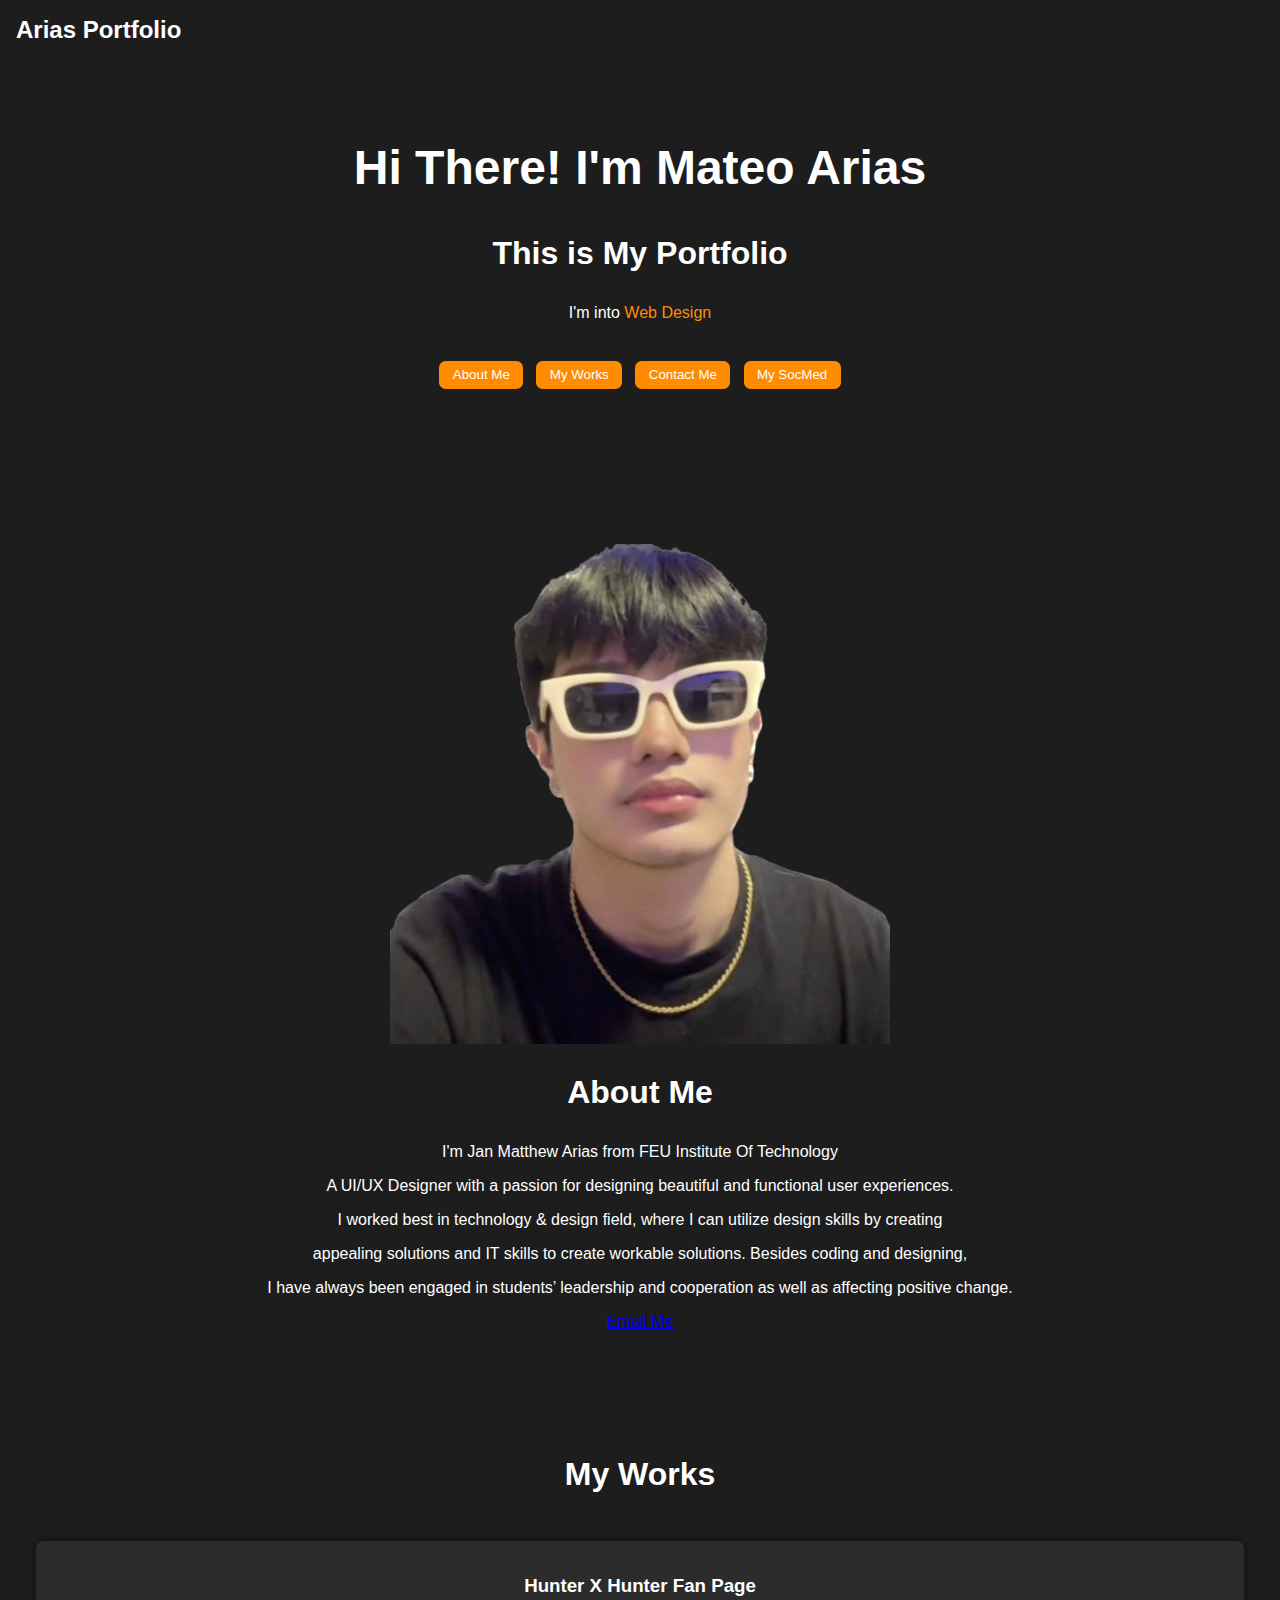
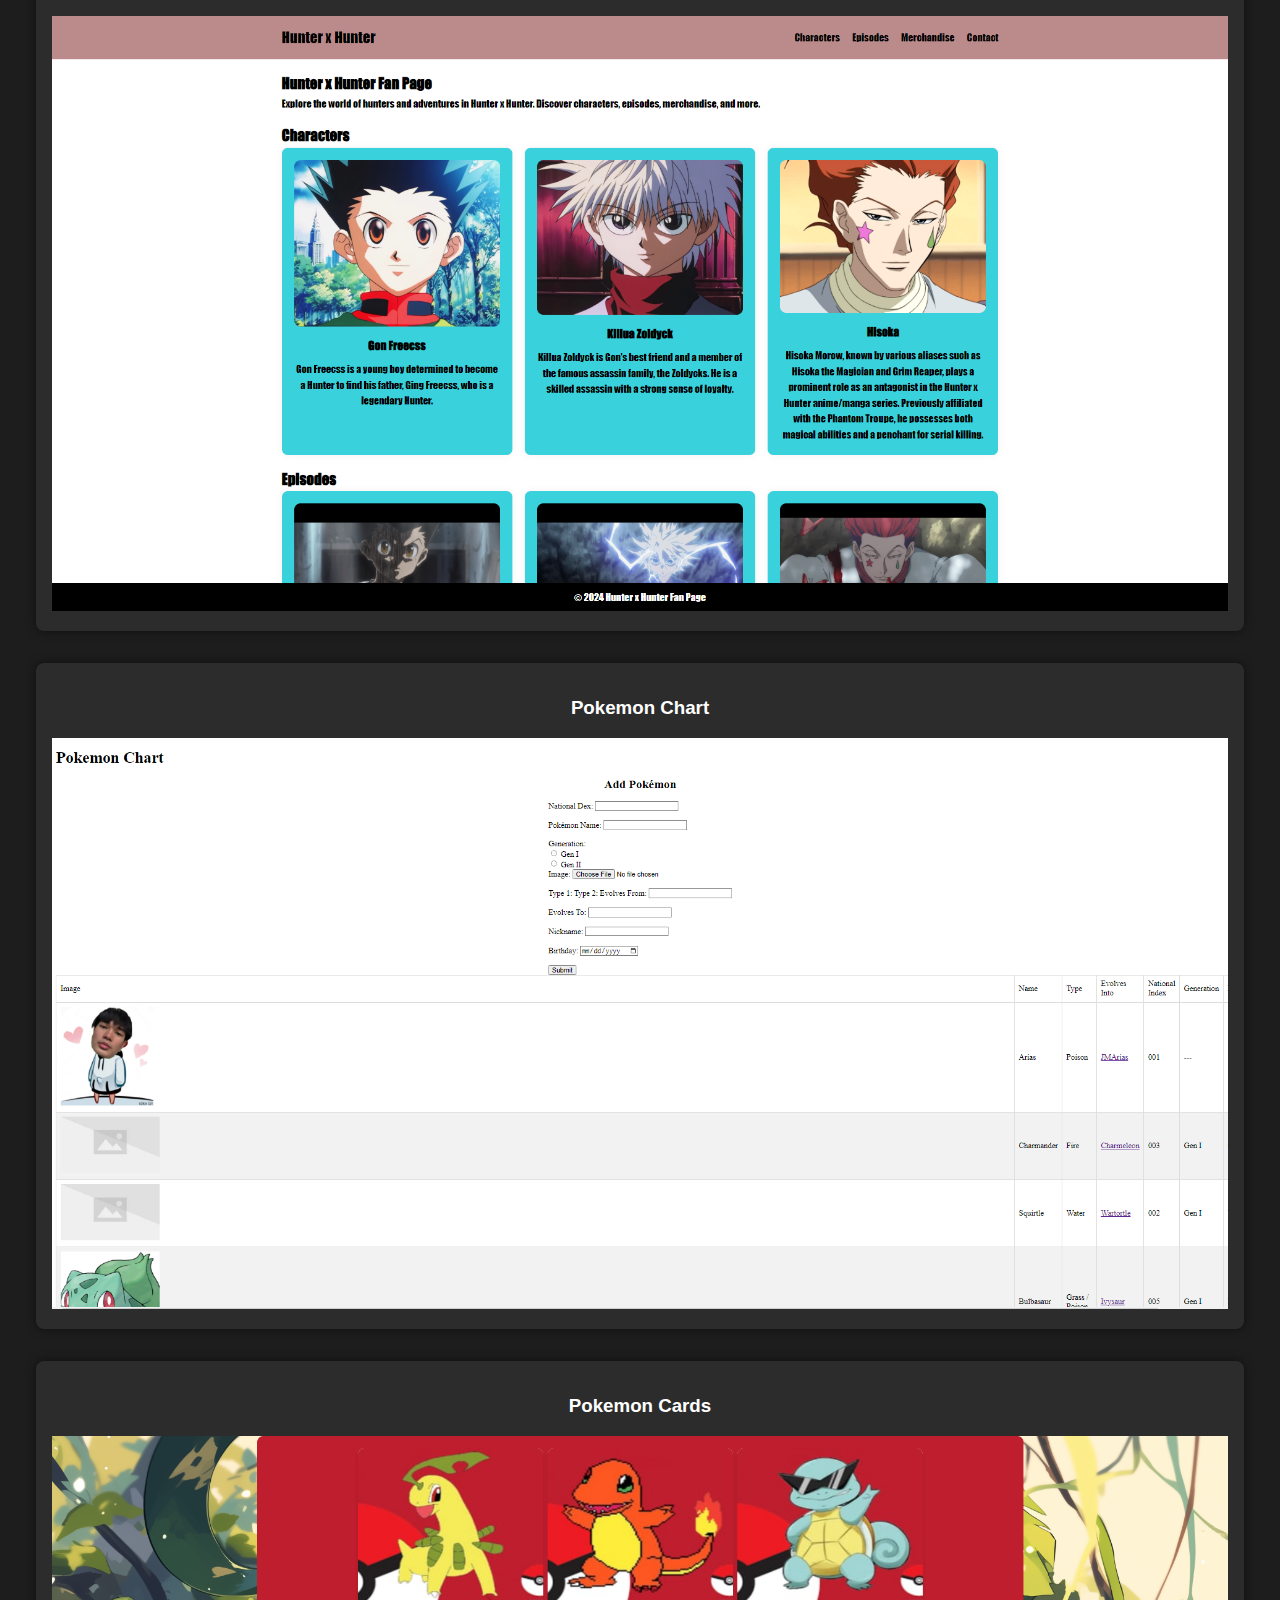
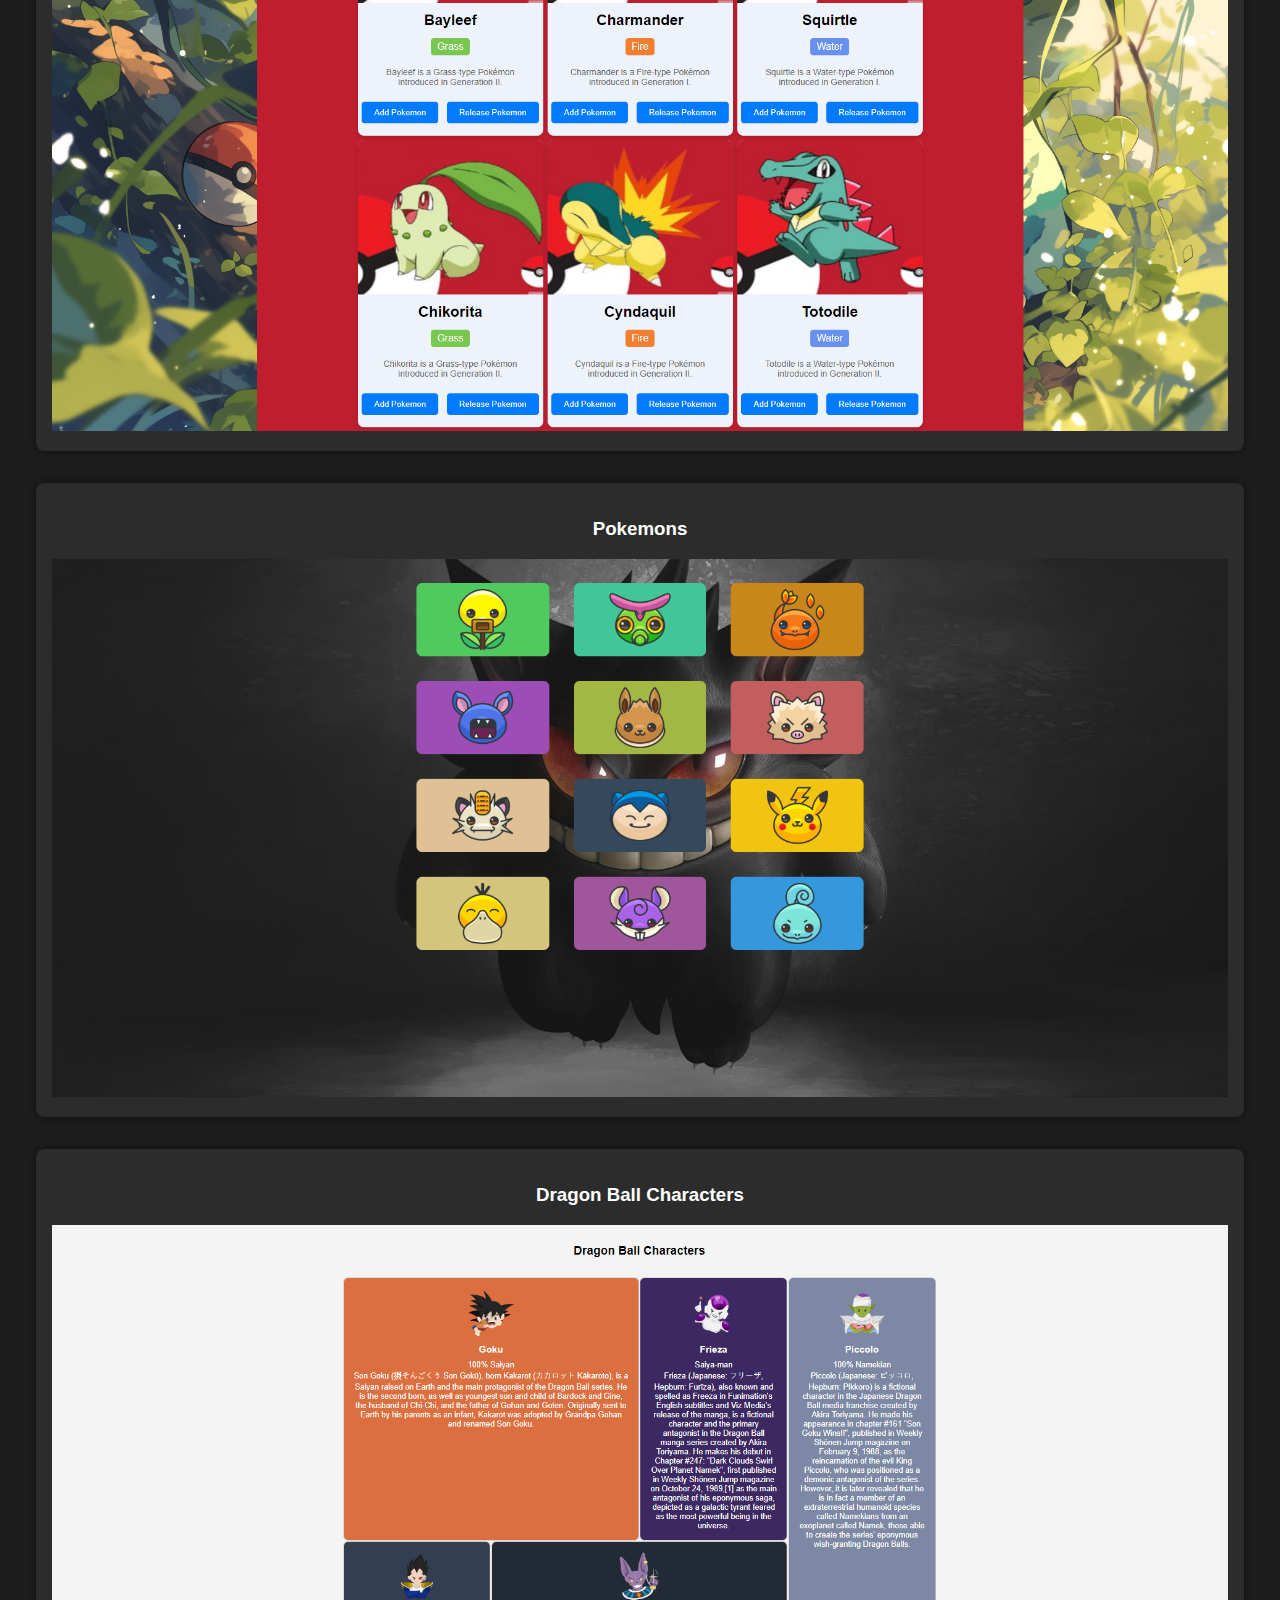
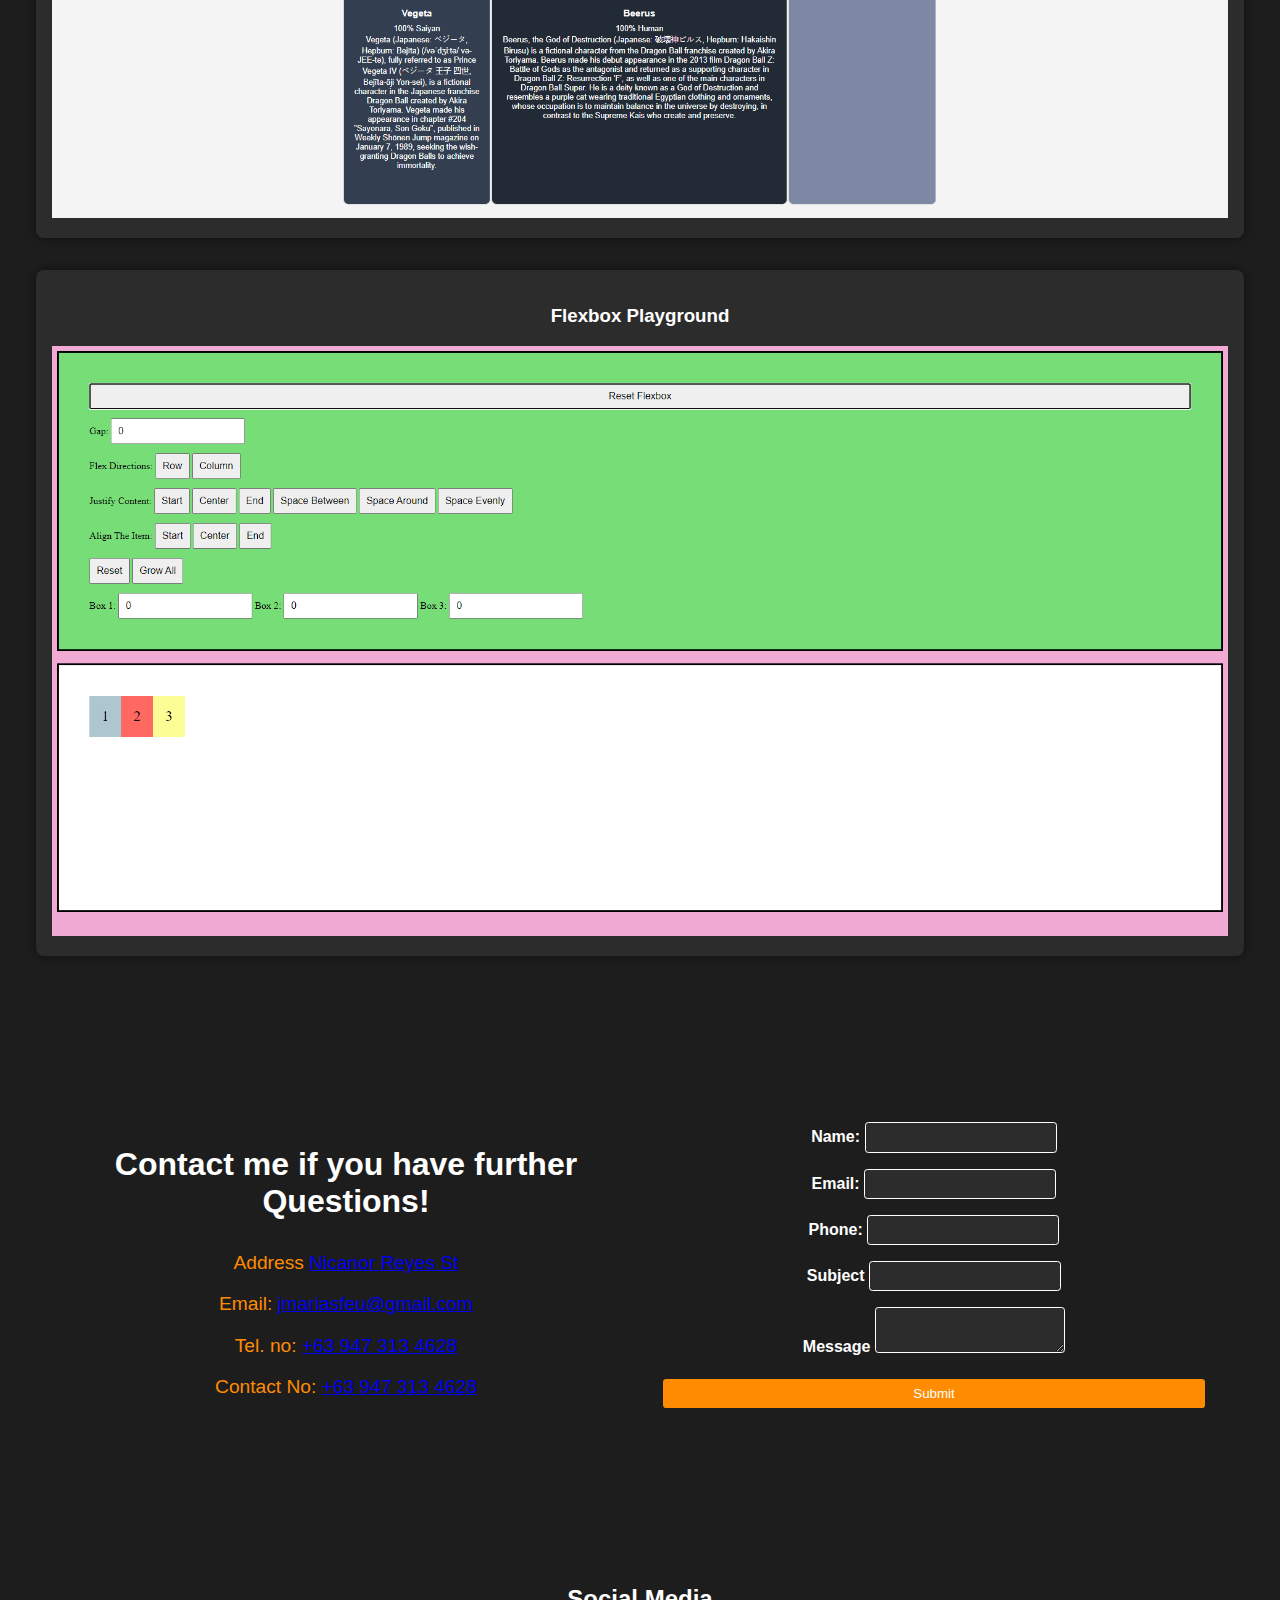
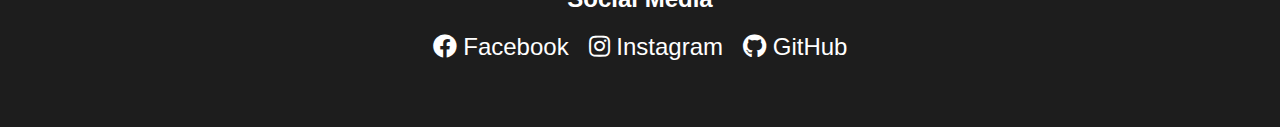
<file: Arias Final Project.html>
<!DOCTYPE html>
<html lang="en">

<head>
    <meta charset="UTF-8">
    <meta name="viewport" content="width=device-width, initial-scale=1.0">
    <title>Mateo Arias Portfolio</title>
    <link rel="stylesheet" href="Arias Final Project.css">
    <link rel="stylesheet" href="https://cdnjs.cloudflare.com/ajax/libs/font-awesome/5.15.3/css/all.min.css">
</head>

<body>
    <nav>
        <div class="logo">Arias Portfolio</div>
    </nav>


    <section id="home" class="section">
        <div class="content">
            <div class="image">
            </div>
            <h1>Hi There! I'm Mateo Arias</h1>
            <h2>This is My Portfolio</h2>
            <p>I'm into <span>Web Design</span></p>
            <div class="buttons">
                <a href="#about"><button>About Me</button></a>
                <a href="#works"><button>My Works</button></a>
                <a href="#contact"><button>Contact Me</button></a>
                <a href="#social"><button>My SocMed</button></a>
            </div>
        </div>
    </section>

    <section id="about" class="section">
        <div class="content">
            <div class="image">
                <img src="arias-removebg-preview.png" alt="Profile Picture">
            </div>
            <h2>About Me</h2>
            <p>I'm Jan Matthew Arias from FEU Institute Of Technology </p>
            <p>A UI/UX Designer with a passion for designing beautiful and functional user experiences.</p>
            <p>I worked best in technology & design field, where I can utilize design skills by creating </p>
            <p>appealing solutions and IT skills to create workable solutions. Besides coding and designing, </p>
            <p>I have always been engaged in students’ leadership and cooperation as well as affecting positive change.</p>
            
            <a href="mailto:jmariasfeu@gmail.com">Email Me</a>
        </div>
    </section>

    <section id="works" class="section">
        <h2>My Works</h2>
        <div class="works-container">
            <div class="work-item">
                <h3>Hunter X Hunter Fan Page</h3>
                <a href="https://anjelovasquez.github.io/it0043tb02/Vasquez_Arias_Tsa7.html" target="_blank">
                    <img src="Hunter X Hunter.jpg" alt="Hunter X Hunter Fan Page">
                </a>
            </div>
            <div class="work-item">
                <h3>Pokemon Chart</h3>
                <a href="https://1mateoarias.github.io/it0043tb02/arias_tsa3.html" target="_blank">
                    <img src="Pokemons Chart.jpg" alt="Pokemon Chart">
                </a>
            </div>
            <div class="work-item">
                <h3>Pokemon Cards</h3>
                <a href="https://1mateoarias.github.io/it0043tb02/Arias_Vasquez_Tsa5.html" target="_blank">
                    <img src="Pokemon Cards.jpg" alt="Pokemon Cards">
                </a>
            </div>
            <div class="work-item">
                <h3>Pokemons</h3>
                <a href="https://1mateoarias.github.io/it0043tb02/Arias_mpe.html" target="_blank">
                    <img src="Pokemons.jpg" alt="Pokemons">
                </a>
            </div>
            <div class="work-item">
                <h3>Dragon Ball Characters</h3>
                <a href="https://1mateoarias.github.io/it0043tb02/TSA6_Arias_Vasquez.html" target="_blank">
                    <img src="Dragon Ball Characters.jpg" alt="Dragon Ball Characters">
                </a>
            </div>
            <div class="work-item">
                <h3>Flexbox Playground</h3>
                <a href="https://1mateoarias.github.io/it0043tb02/Arias_Vasquez_ts8.html" target="_blank">
                    <img src="Flexbox Playground.jpg" alt="Flexbox Playground">
                </a>
            </div>
        </div>
    </section>

    <section id="contact" class="section">
        <div class="contact-container">
            <div class="contact-info">
                <h2>Contact me if you have further Questions!</h2>
                <p>Address <a
                        href="https://www.google.com/maps/@14.6043787,120.9885972,3a,75y,253.96h,78.15t/data=!3m7!1e1!3m5!1svoubP7OH_2abvKaT3RCPXA!2e0!6shttps:%2F%2Fstreetviewpixels-pa.googleapis.com%2Fv1%2Fthumbnail%3Fpanoid%3DvoubP7OH_2abvKaT3RCPXA%26cb_client%3Dmaps_sv.share%26w%3D900%26h%3D600%26yaw%3D253.95697761172067%26pitch%3D11.846809957529388%26thumbfov%3D90!7i16384!8i8192?coh=205410&entry=ttu">Nicanor
                        Reyes St</a></p>
                <p>Email: <a href="mailto:jmariasfeu@gmail.com">jmariasfeu@gmail.com</a></p>
                <p>Tel. no: <a href="tel:+639473134628">+63 947 313 4628</a></p>
                <p>Contact No: <a href="tel:+639473134628">+63 947 313 4628</a></p>
            </div>
            <div class="contact-form">
                <form action="https://example.com/form-handler" method="POST">
                    <div>
                        <label for="name">Name:</label>
                        <input type="text" id="name" name="name" required>
                    </div>
                    <div>
                        <label for="email">Email:</label>
                        <input type="email" id="email" name="email" required>
                    </div>
                    <div>
                        <label for="phone">Phone:</label>
                        <input type="tel" id="phone" name="phone">
                    </div>
                    <div>
                        <label for="subject">Subject</label>
                        <input type="text" id="subject" name="subject">
                    </div>
                    <div>
                        <label for="message">Message</label>
                        <textarea id="message" name="message" rows="2"></textarea>
                    </div>
                    <button type="submit">Submit</button>
                </form>
            </div>
        </div>
    </section>

    <section id="social" class="content-section">
        <h2>Social Media</h2>
        <ul class="social-list">
            <li><a href="https://www.facebook.com/Jr.DREW11/" target="_blank"><i class="fab fa-facebook"></i>
                    Facebook</a></li>
            <li><a href="https://www.instagram.com/arias.xx/" target="_blank"><i class="fab fa-instagram"></i>
                    Instagram</a></li>
            <li><a href="https://github.com/1MateoArias/it0043tb02" target="_blank"><i class="fab fa-github"></i>
                    GitHub</a></li>
        </ul>
    </section>
</body>
</html>
</file>
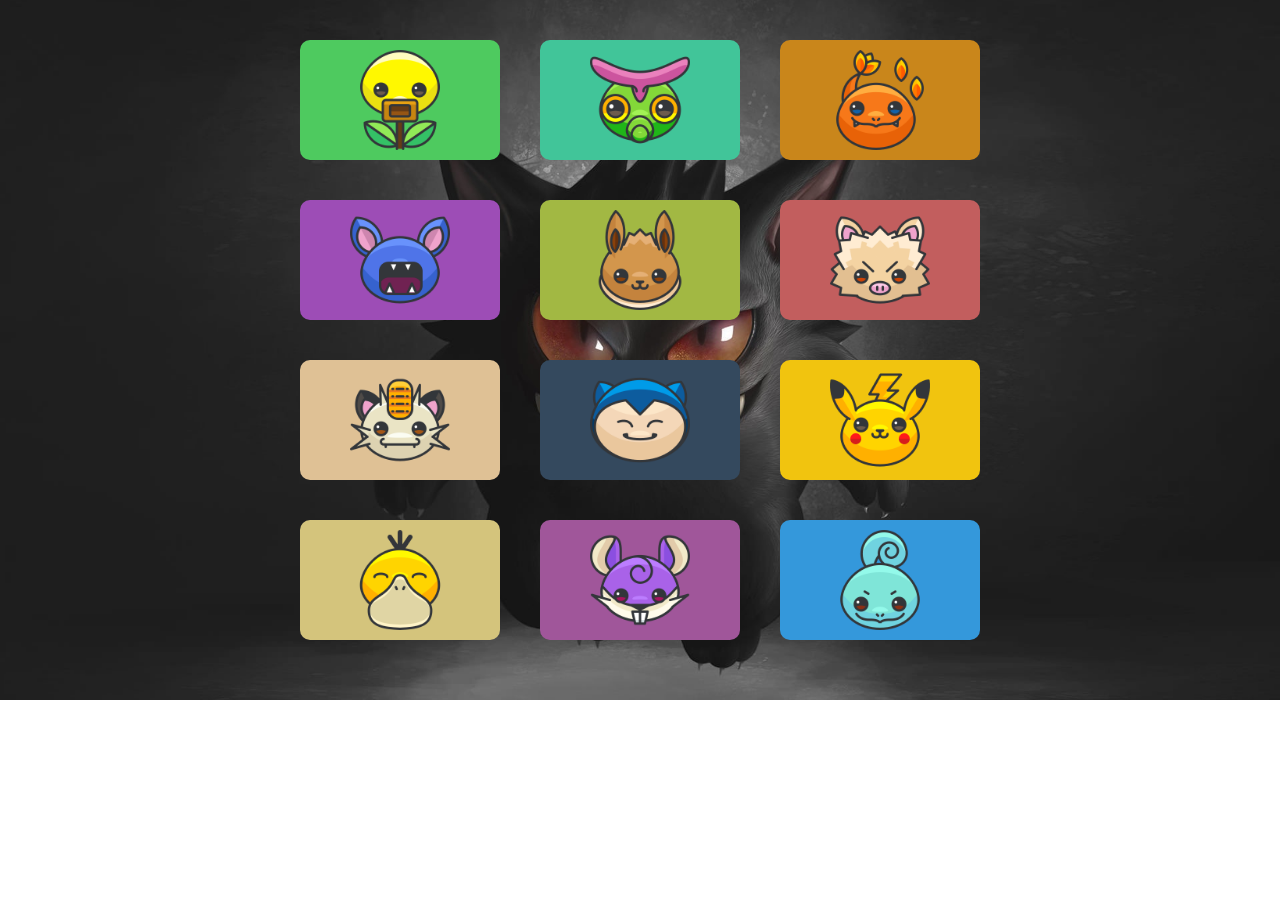
<file: Arias_mpe.html>
<!DOCTYPE html>
<html lang="en">
<head>
<meta charset="UTF-8">
<meta name="viewport" content="width=device-width, initial-scale=1.0">
<title>Pokemon Grid</title>
<link rel="stylesheet" href="Arias_mpe.css">
</head>
<body>
<div class="container">
    <div class="item" style="background-color: #4eca5f;">
        <img src="https://1mateoarias.github.io/it0043tb02/bellsprout.png" alt="Bellsprout">
        <span class="name">Bellsprout</span>
    </div>
    <div class="item" style="background-color: #41c599;">
        <img src="https://1mateoarias.github.io/it0043tb02/caterpie.png" alt="Caterpie">
        <span class="name">Caterpie</span>
    </div>
    <div class="item" style="background-color: #c9861b;">
        <img src="https://1mateoarias.github.io/it0043tb02/charmander1.png" alt="Charmander">
        <span class="name">Charmander</span>
    </div>
    <div class="item" style="background-color: #9d4db6;">
        <img src="https://1mateoarias.github.io/it0043tb02/zubat.png" alt="Zubat">
        <span class="name">Zubat</span>
    </div>
    <div class="item" style="background-color: #a2b843;">
        <img src="https://1mateoarias.github.io/it0043tb02/eevee.png" alt="Eevee">
        <span class="name">Eevee</span>
    </div>
    <div class="item" style="background-color: #c25e5e;">
        <img src="https://1mateoarias.github.io/it0043tb02/mankey.png" alt="Mankey">
        <span class="name">Mankey</span>
    </div>
    <div class="item" style="background-color: #dfc195;">
        <img src="https://1mateoarias.github.io/it0043tb02/meowth.png" alt="Meowth">
        <span class="name">Meowth</span>
    </div>
    <div class="item" style="background-color: #34495e;">
        <img src="https://1mateoarias.github.io/it0043tb02/snorlax.png" alt="Snorlax">
        <span class="name">Snorlax</span>
    </div>
    <div class="item" style="background-color: #f1c40f;">
        <img src="https://1mateoarias.github.io/it0043tb02/pikachu.png" alt="Pikachu">
        <span class="name">Pikachu</span>
    </div>
    <div class="item" style="background-color: #d4c47c;">
        <img src="https://1mateoarias.github.io/it0043tb02/psyduck.png" alt="Psyduck">
        <span class="name">Psyduck</span>
    </div>
    <div class="item" style="background-color: #a0569a;">
        <img src="https://1mateoarias.github.io/it0043tb02/rattata.png" alt="Rattata">
        <span class="name">Rattata</span>
    </div>
    <div class="item" style="background-color: #3498db;">
        <img src="https://1mateoarias.github.io/it0043tb02/squirtle1.png" alt="Squirtle">
        <span class="name">Squirtle</span>
    </div>
</div>
</body>
</html>
</file>
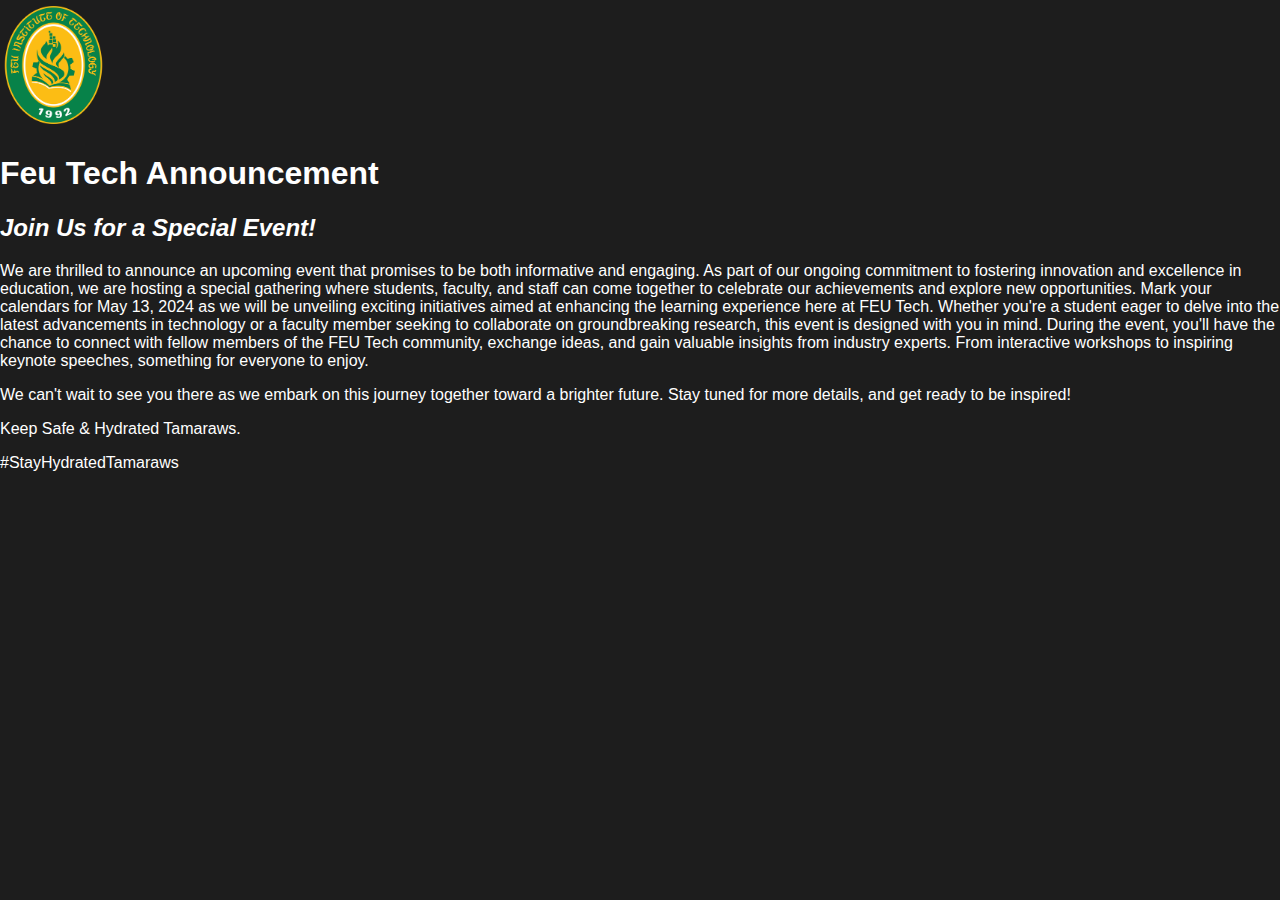
<file: arias_tsa4.html>
<!DOCTYPE html>
<html lang="en">

<head>
    <meta charset="UTF-8">
    <meta name="viewport" content="width=device-width, initial-scale=1.0">
    <title>Arias_tsa2/4</title>
    <link rel="stylesheet" href="arias.css">
    <link href="https://fonts.googleapis.com/css2?family=Roboto:wght@400;700&display=swap" rel="stylesheet">
</head>

<body>
    <div class="container">
        <header>
            <img src="FEU_Tech_official_seal.png" alt="" height="130px">
            <h1 class="advisory">Feu Tech Announcement </h1>
            <h2 class="title"><i>Join Us for a Special Event!</i> </h2>
        </header>
        <section class="content">
            <p class="par1">
                <span>We are thrilled to announce an upcoming event that promises to be both informative and engaging.
                    As part of our ongoing commitment to fostering innovation and excellence in education, we are
                    hosting a special gathering where students, faculty, and staff can come together to celebrate our
                    achievements and explore new opportunities. Mark your calendars for</span> <span class="par2">May
                    13, 2024</span> <span class="par1">as we will be unveiling exciting initiatives aimed at enhancing
                    the learning experience here at FEU Tech. Whether you're a student eager to delve into the latest
                    advancements in technology or a faculty member seeking to collaborate on groundbreaking research,
                    this event is designed with you in mind. During the event, you'll have the chance to connect with
                    fellow members of the FEU Tech community, exchange ideas, and gain valuable insights from industry
                    experts. From interactive workshops to inspiring keynote speeches, something for everyone to enjoy.
                </span>
            </p>
            We can't wait to see you there as we embark on this journey together toward a brighter future. Stay tuned
            for more details, and get ready to be inspired!
            </p>
            <p class="end">Keep Safe & Hydrated Tamaraws.</p>
        </section>
        <footer>
            <p class="hashtag">#StayHydratedTamaraws</p>
        </footer>
    </div>
</body>

</html>
</file>
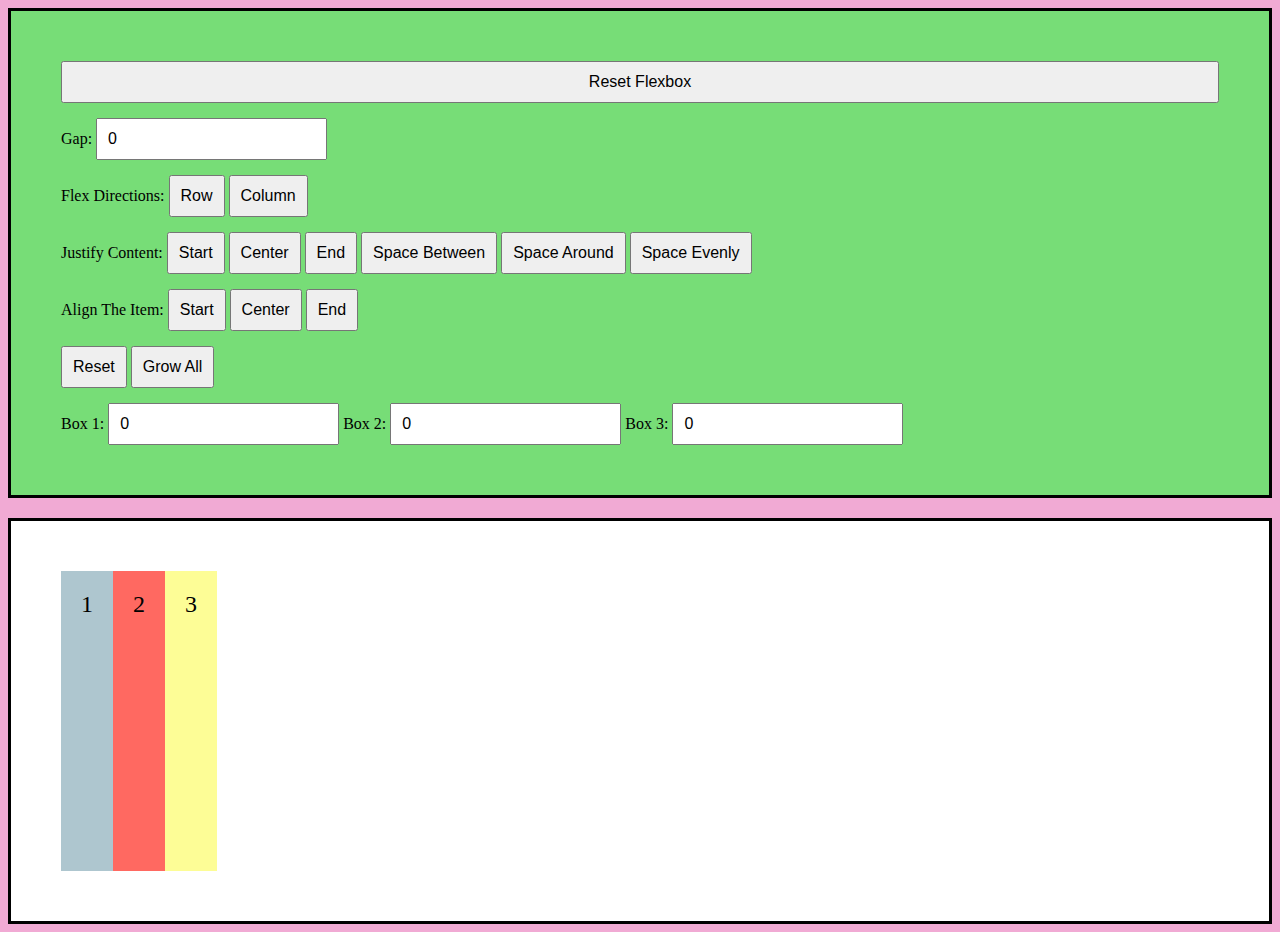
<file: Arias_Vasquez_ts8.html>
<!DOCTYPE html>
<html lang="en">
<head>
<meta charset="UTF-8">
<meta name="viewport" content="width=device-width, initial-scale=1.0">
<title>Flexbox Playground</title>
<link rel="stylesheet" href="Arias_Vasquez_ts8.css">
</head>
<body>
<div class="controls">
<button id="reset-btn">Reset Flexbox</button>
<label>
Gap:
<input type="number" id="gap" value="0">
</label>
<div>
    <label>
        Flex Directions:
<button data-flex-direction="row">Row</button>
<button data-flex-direction="column">Column</button>
</div>
<div>
    <label>
        Justify Content:
<button data-justify-content="flex-start">Start</button>
<button data-justify-content="center">Center</button>
<button data-justify-content="flex-end">End</button>
<button data-justify-content="space-between">Space Between</button>
<button data-justify-content="space-around">Space Around</button>
<button data-justify-content="space-evenly">Space Evenly</button>
</div>
<div>
    <label>
        Align The Item:
<button data-align-items="flex-start">Start</button>
<button data-align-items="center">Center</button>
<button data-align-items="flex-end">End</button>
</div>
<div>
<button id="reset-grow-btn">Reset</button>
<button id="grow-all-btn">Grow All</button>
</div>
<div>
<label>
Box 1:
<input type="number" id="box1-grow" value="0">
</label>
<label>
Box 2:
<input type="number" id="box2-grow" value="0">
</label>
<label>
Box 3:
<input type="number" id="box3-grow" value="0">
</label>
</div>
</div>
<div class="container">
<div class="box box1">1</div>
<div class="box box2">2</div>
<div class="box box3">3</div>
</div>
<script src="Arias_Vasquez_ts8.js"></script>
</body>
</html>
</file>
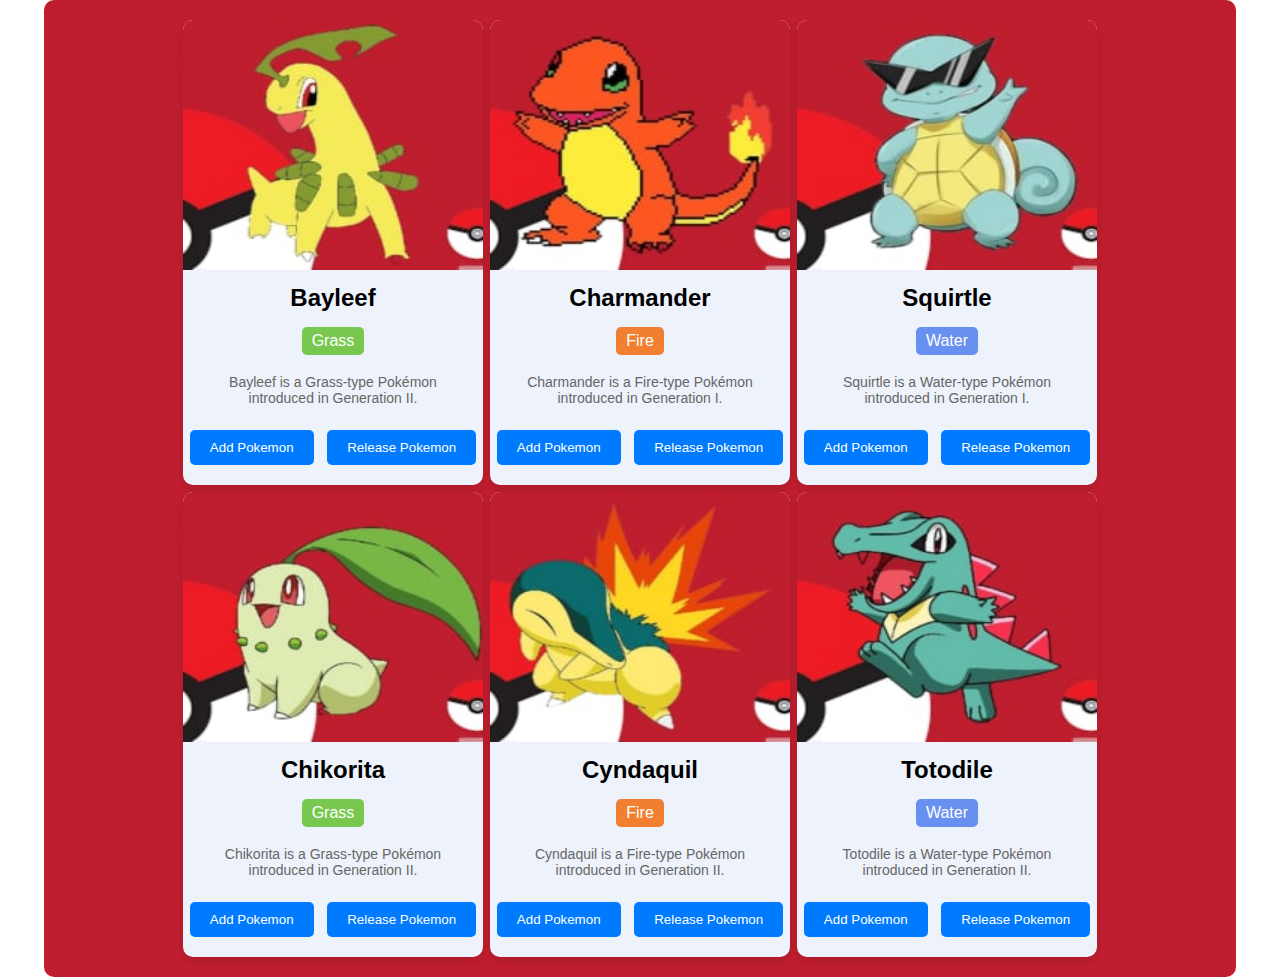
<file: Arias_Vasquez_Tsa5.html>
<!DOCTYPE html>
<html lang="en">
<head>
    <meta charset="UTF-8">
    <meta name="viewport" content="width=device-width, initial-scale=1.0">
    <title>Pokemon Cards</title>
    <style>
        body {
            font-family: Arial, sans-serif;
            display: flex;
            justify-content: center;
            align-items: center;
            background-image: url('https://images5.alphacoders.com/135/1351278.png'); 
            background-size: cover;
            background-position: center;
            margin: 0;
        }
        .container {
            display: flex;
            flex-wrap: wrap;
            justify-content: center;
            gap: 7px;
            width: 90%;
            max-width: 1200px;
            background-color: #bf1e2e ;
            padding: 20px;
            border-radius: 10px;
        }
        .card {
            background-color: #EDF2FB;
            border-radius: 10px;
            box-shadow: 0 4px 8px rgba(0, 0, 0, 0.1);
            overflow: hidden;
            width: 300px;
            text-align: center;
        }
        .card img {
            width: 300px;
            height: 250px;
            margin-top: 0px;
        }
        .card h2 {
            margin: 10px 0;
        }
        .card p {
            padding: 0 20px;
            font-size: 14px;
            color: #666;
        }
        .card .type {
            display: inline-block;
            padding: 5px 10px;
            margin: 5px;
            border-radius: 5px;
            color: #fff;
        }
        .type.grass { background-color: #78C850; }
        .type.poison { background-color: #A040A0; }
        .type.fire { background-color: #F08030; }
        .type.water { background-color: #6890F0; }
        .buttons {
            display: flex;
            justify-content: space-around;
            padding: 10px 0 20px;
        }
        .buttons button {
            padding: 10px 20px; 
            border: none;
            border-radius: 5px;
            background-color: #007BFF;
            color: white;
            cursor: pointer;
            transition: background-color 0.3s;
        }
        .buttons button:hover {
            background-color: #0056b3;
        }
    </style>
</head>
<body>
    <div class="container">
        <div class="card">
            <img src="bay.jpg" alt="Bayleef">
            <h2>Bayleef</h2>
            <span class="type grass">Grass</span>
            <p>Bayleef is a Grass-type Pokémon introduced in Generation II.</p>
            <div class="buttons">
                <button>Add Pokemon</button>
                <button>Release Pokemon</button>
            </div>
        </div>
        <div class="card">
            <img src="char.jpg" alt="Charmander">
            <h2>Charmander</h2>
            <span class="type fire">Fire</span>
            <p>Charmander is a Fire-type Pokémon introduced in Generation I.</p>
            <div class="buttons">
                <button>Add Pokemon</button>
                <button>Release Pokemon</button>
            </div>
        </div>
        <div class="card">
            <img src="squirt.jpg" alt="Squirtle">
            <h2>Squirtle</h2>
            <span class="type water">Water</span>
            <p>Squirtle is a Water-type Pokémon introduced in Generation I.</p>
            <div class="buttons">
                <button>Add Pokemon</button>
                <button>Release Pokemon</button>
            </div>
        </div>
        <div class="card">
            <img src="chik.jpg" alt="Chikorita">
            <h2>Chikorita</h2>
            <span class="type grass">Grass</span>
            <p>Chikorita is a Grass-type Pokémon introduced in Generation II.</p>
            <div class="buttons">
                <button>Add Pokemon</button>
                <button>Release Pokemon</button>
            </div>
        </div>
        <div class="card">
            <img src="cyn.jpg" alt="Cyndaquil">
            <h2>Cyndaquil</h2>
            <span class="type fire">Fire</span>
            <p>Cyndaquil is a Fire-type Pokémon introduced in Generation II.</p>
            <div class="buttons">
                <button>Add Pokemon</button>
                <button>Release Pokemon</button>
            </div>
        </div>
        <div class="card">
            <img src="toto.jpg" alt="Totodile">
            <h2>Totodile</h2>
            <span class="type water">Water</span>
            <p>Totodile is a Water-type Pokémon introduced in Generation II.</p>
            <div class="buttons">
                <button>Add Pokemon</button>
                <button>Release Pokemon</button>
            </div>
        </div>
    </div>
</body>
</html>
</file>
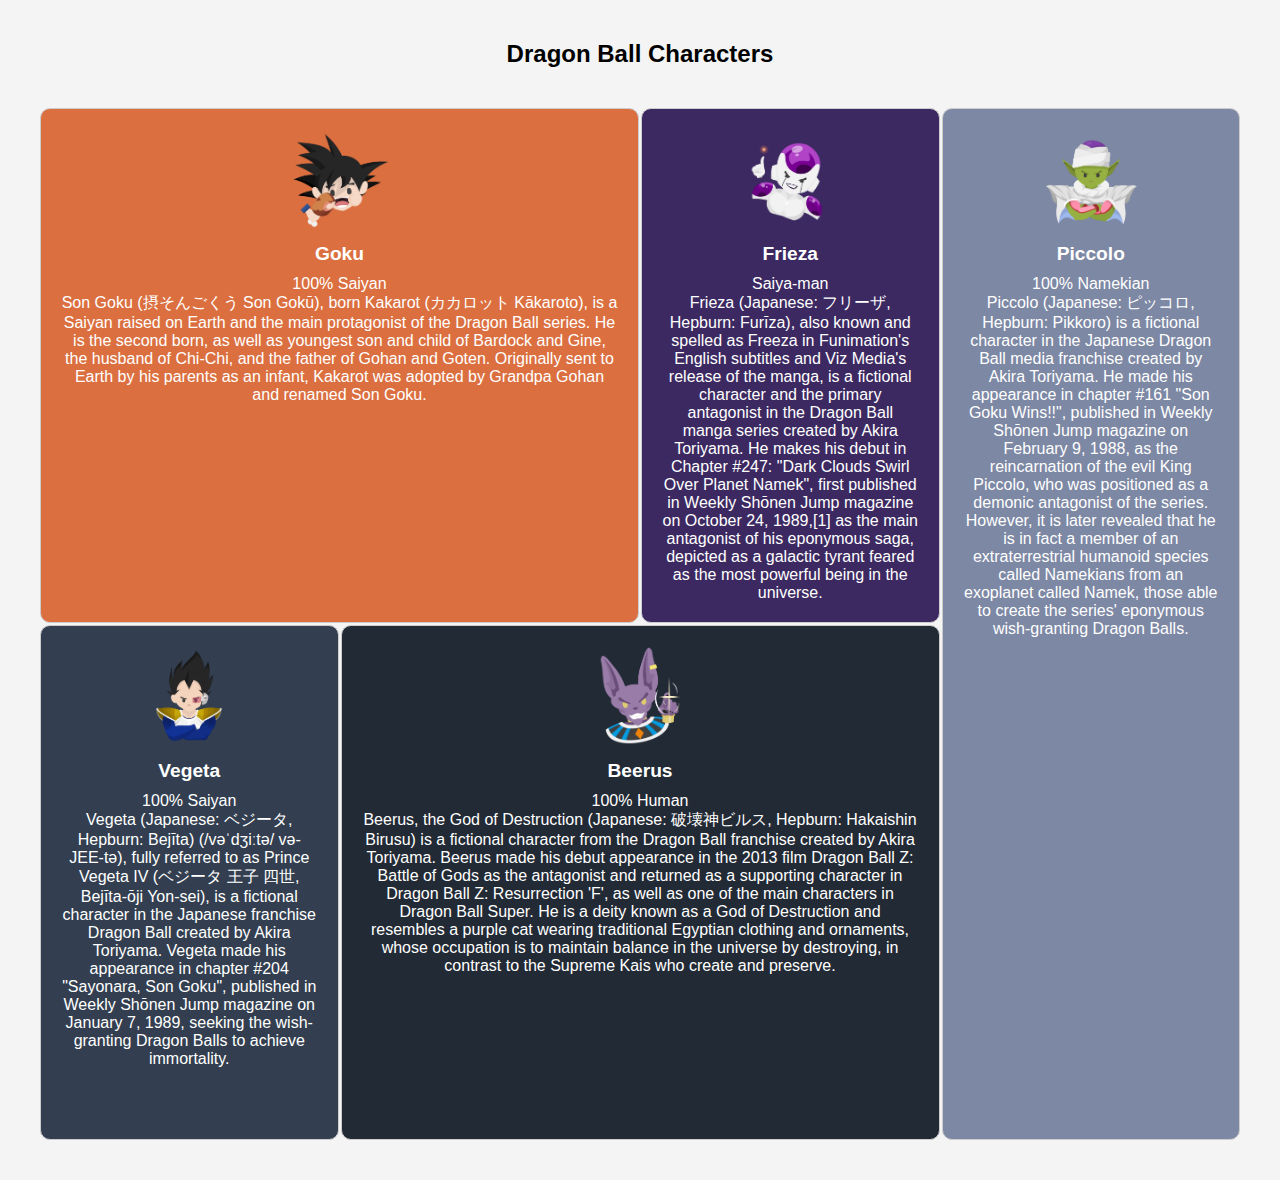
<file: TSA6_Arias_Vasquez.html>
<!DOCTYPE html>
<html lang="en">

<head>
    <meta charset="UTF-8">
    <meta name="viewport" content="width=device-width, initial-scale=1.0">
    <title>Anime Characters</title>
    <link rel="stylesheet" href="TSA6_Arias_Vasquez.css">
</head>

<body>

    <h2>Dragon Ball Characters</h2>

    <div class="container">
        <div class="card goku">
            <div class="card-image">
                <img src="Goku.jpg" alt="Goku">
            </div>
            <div class="card-title">Goku</div>
            <div class="card-description">
                100% Saiyan
                <br>
                Son Goku (摂そんごくう Son Gokū), born Kakarot (カカロット Kākaroto), is a Saiyan raised on Earth and the main
                protagonist of the Dragon Ball series. He is the second born, as well as youngest son and child of
                Bardock and Gine, the husband of Chi-Chi, and the father of Gohan and Goten. Originally sent to Earth by
                his parents as an infant, Kakarot was adopted by Grandpa Gohan and renamed Son Goku.
            </div>
        </div>
        <div class="card Frieza">
            <div class="card-image">
                <img src="frieza.png" alt="Frieza">
            </div>
            <div class="card-title">Frieza</div>
            <div class="card-description">
                Saiya-man
                <br>
                Frieza (Japanese: フリーザ, Hepburn: Furīza), also known and spelled as Freeza in Funimation's English
                subtitles and Viz Media's release of the manga, is a fictional character and the primary antagonist in
                the Dragon Ball manga series created by Akira Toriyama. He makes his debut in Chapter #247: "Dark Clouds
                Swirl Over Planet Namek", first published in Weekly Shōnen Jump magazine on October 24, 1989,[1] as the
                main antagonist of his eponymous saga, depicted as a galactic tyrant feared as the most powerful being
                in the universe.
            </div>
        </div>
        <div class="card Piccolo">
            <div class="card-image">
                <img src="piccolo.png" alt="Piccolo">
            </div>
            <div class="card-title">Piccolo</div>
            <div class="card-description">
                100% Namekian
                <br>
                Piccolo (Japanese: ピッコロ, Hepburn: Pikkoro) is a fictional character in the Japanese Dragon Ball media
                franchise created by Akira Toriyama. He made his appearance in chapter #161 "Son Goku Wins!!", published
                in Weekly Shōnen Jump magazine on February 9, 1988, as the reincarnation of the evil King Piccolo,
                who was positioned as a demonic antagonist of the series. However, it is later revealed that he is in
                fact a member of an extraterrestrial humanoid species called Namekians from an exoplanet called Namek,
                those able to create the series' eponymous wish-granting Dragon Balls.
            </div>
        </div>
        <div class="card vegeta">
            <div class="card-image">
                <img src="vegeta.png" alt="Vegeta">
            </div>
            <div class="card-title">Vegeta</div>
            <div class="card-description">
                100% Saiyan
                <br>
                Vegeta (Japanese: ベジータ, Hepburn: Bejīta) (/vəˈdʒiːtə/ və-JEE-tə), fully referred to as Prince Vegeta IV
                (ベジータ 王子 四世, Bejīta-ōji Yon-sei), is a fictional character in the Japanese franchise Dragon Ball
                created by Akira Toriyama. Vegeta made his appearance in chapter #204 "Sayonara, Son Goku", published in
                Weekly Shōnen Jump magazine on January 7, 1989, seeking the wish-granting Dragon Balls to achieve
                immortality.
            </div>
        </div>
        <div class="card Beerus">
            <div class="card-image">
                <img src="beerus.png" alt="Beerus">
            </div>
            <div class="card-title">Beerus</div>
            <div class="card-description">
                100% Human
                <br>
                Beerus, the God of Destruction (Japanese: 破壊神ビルス, Hepburn: Hakaishin Birusu) is a fictional character
                from the Dragon Ball franchise created by Akira Toriyama. Beerus made his debut appearance in the 2013
                film Dragon Ball Z: Battle of Gods as the antagonist and returned as a supporting character in Dragon
                Ball Z: Resurrection 'F', as well as one of the main characters in Dragon Ball Super. He is a deity
                known as a God of Destruction and resembles a purple cat wearing traditional Egyptian clothing and
                ornaments, whose occupation is to maintain balance in the universe by destroying, in contrast to the
                Supreme Kais who create and preserve.
            </div>
        </div>
    </div>

</body>

</html>
</file>
<file: Arias Final Project.css>
body {
    font-family: 'Arial', sans-serif;
    margin: 0;
    padding: 0;
    background-color: #1d1d1d;
    color: #ffffff;
}

nav {
    background-color: #1d1d1d;
    padding: 1em;
    display: flex;
    justify-content: space-between;
    align-items: center;
    position: fixed;
    width: 100%;
    top: 0;
    z-index: 1000;
}

nav .logo {
    font-size: 1.5em;
    font-weight: bold;
}

nav ul {
    list-style-type: none;
    margin: 0;
    padding: 0;
    display: flex;
}

nav a {
    color: #ffffff;
    text-decoration: none;
    margin-left: 1em;
}

.section {
    padding: 100px 1em 3em 1em;
    text-align: center;
}

.section h2 {
    font-size: 2em;
    margin-bottom: 1em;
}

.section h2 span {
    color: #ffffff;
}

.section p span {
    color: #ff8c00;
}

#home .content {
    display: flex;
    flex-direction: column;
    align-items: center;
    justify-content: center;
    text-align: center;
}

#home .image {
    margin-bottom: 1em;
}

#home h1 {
    font-size: 3em;
    margin: 0.5em 0;
}

#home h2 {
    font-size: 2em;
    margin: 0.5em 0;
}

#home .buttons {
    margin-top: 1em;
    display: flex;
    flex-wrap: wrap;
    justify-content: center;
}

button {
    background-color: #ff8c00;
    color: white;
    border: none;
    padding: 0.5em 1em;
    margin: 0.5em;
    border-radius: 0.5em;
    cursor: pointer;
    transition: transform 0.3s ease, background-color 0.3s ease; 
}

button:hover {
    background-color: #e07b00;
    transform: scale(1.05); 
}

#works {
    text-align: center;
    padding: 50px 20px;
}

#works .works-container {
    display: flex;
    flex-wrap: wrap;
    justify-content: center;
}

#works .work-item {
    margin: 1em;
    text-align: center;
    background-color: #2c2c2c;
    padding: 1em;
    border-radius: 0.5em;
    box-shadow: 0 0 10px rgba(0, 0, 0, 0.5);
    transition: transform 0.3s ease, background-color 0.3s ease; 
}

#works .work-item:hover {
    transform: scale(1.05);
    background-color: #3d3d3d; 
}

#works .work-item img {
    max-width: 100%;
    height: auto;
}

#contact {
    padding: 50px 20px;
}

#contact .contact-container {
    display: flex;
    justify-content: center;
    align-items: center;
    flex-wrap: wrap;
    padding: 2em;
}

#contact .contact-info, #contact .contact-form {
    flex: 1;
    margin: 1em;
    max-width: 600px;
}

#contact .contact-info h2, #contact .contact-form h2 {
    font-size: 2em;
    margin-bottom: 1em;
}

#contact .contact-info p, #contact .contact-form p {
    font-size: 1.2em;
}

#contact .contact-form form {
    display: flex;
    flex-direction: column;
}

#contact .contact-form div {
    margin-bottom: 1em;
}

#contact .contact-form label {
    font-weight: bold;
}

#contact .contact-form input, #contact .contact-form textarea {
    padding: 0.5em;
    border: 1px solid #ffffff;
    border-radius: 0.25em;
    background-color: #2c2c2c;
    color: #ffffff;
}

#contact .contact-form button {
    padding: 0.5em;
    background-color: #ff8c00;
    color: #ffffff;
    border: none;
    border-radius: 0.25em;
    cursor: pointer;
}

#contact .contact-form button:hover {
    background-color: #e07b00;
}

.content-section {
    padding: 50px 20px;
    text-align: center; 
}

.content-section h2 {
    text-align: center; 
}

.social-list {
    list-style: none;
    display: flex;
    justify-content: center;
    padding: 0;
}

.social-list li {
    margin: 0 10px;
}

.social-list a {
    color: #ffffff;
    text-decoration: none;
    font-size: 1.5em;
    transition: color 0.3s;
}

.social-list a:hover {
    color: #ff8c00;
}

.contact-details {
    color: #ff8c00;
}

#contact .contact-form p,
#contact .contact-info p {
    color: #ff8c00;
}
</file>
<file: Arias_mpe.css>
body {
    display: flex;
    justify-content: center;
    align-items: center;
    margin: 10px;
    background-image: url('Gengar.jpg');
    background-size: cover;
    background-position: center;
    background-repeat: no-repeat; 
    font-family: 'Arial', sans-serif; 
}

.container {
    display: flex;
    flex-wrap: wrap;
    width: 80vmin;
    margin: 10px;
}

.item {
    flex: 1 0 25%;
    box-sizing: border-box;
    display: flex;
    flex-direction: column;
    align-items: center;
    justify-content: center;
    position: relative;
    transition: transform 0.3s, background-image 0.3s; 
    background-size: cover;
    background-position: center;
    padding: 10px;
    margin: 20px;
    border-radius: 10px;
    background-image: none; 
}

.item img {
    width: 100px;
    height: 100px;
    object-fit: cover;
    transition: transform 0.3s;
}

.item .name {
    font-size: 1.2em;
    font-weight:500;
    color: rgb(255, 255, 255);
    text-shadow: 2px 2px 4px #000000;
    transition: font-size 0.3s;
    margin-top: 10px;
    display: none;
    font-family: 'Verdana', sans-serif; 
}

.item .pokeball {
    position: absolute;
    right: 10px;
    bottom: 10px;
    width: 20px;
    height: 20px;
    transition: width 0.3s, height 0.3s;
    display: none;
}

.item:hover {
    transform: scale(1.05);
    background-image: url('https://1mateoarias.github.io/it0043tb02/pokeball.png'); 
}

.item:hover img {
    transform: scale(1.1);
}

@media (max-width: 900px) {
    .item {
        flex: 1 0 33.33%;
    }
}

@media (max-width: 600px) {
    .container {
        flex-direction: column;
        align-items: flex-start;
    }

    .item {
        flex: 1 1 100%;
        flex-direction: row;
        align-items: center;
        justify-content: space-between;
        padding: 20px 10px;
    }

    .item img {
        width: 50px;
        height: 50px;
    }

    .item .name {
        display: inline-block;
        margin-left: 10px;
    }

    .item .pokeball {
        display: block;
    }
}

@media (max-width: 400px) {
    .item {
        flex-direction: column;
        align-items: center;
    }

    .item img {
        width: 80px;
        height: 80px;
    }

    .item .name {
        display: inline-block;
        margin-top: 10px;
        margin-left: 0;
    }

    .item .pokeball {
        display: none;
    }
}
</file>
<file: arias.css>
body {
    font-family: 'Arial', sans-serif;
    margin: 0;
    padding: 0;
    background-color: #1d1d1d;
    color: #ffffff;
}

nav {
    background-color: #1d1d1d;
    padding: 1em;
    display: flex;
    justify-content: space-between;
    align-items: center;
    position: fixed;
    width: 100%;
    top: 0;
    z-index: 1000;
}

nav .logo {
    font-size: 1.5em;
    font-weight: bold;
}

nav ul {
    list-style-type: none;
    margin: 0;
    padding: 0;
    display: flex;
}

nav a {
    color: #ffffff;
    text-decoration: none;
    margin-left: 1em;
}

.section {
    padding: 100px 1em 3em 1em;
    text-align: center;
}

.section h2 {
    font-size: 2em;
    margin-bottom: 1em;
}

.section h2 span {
    color: #ffffff;
}

.section p span {
    color: #ff8c00;
}

#home .content {
    display: flex;
    flex-direction: column;
    align-items: center;
    justify-content: center;
    text-align: center;
}

#home .image {
    margin-bottom: 1em;
}

#home h1 {
    font-size: 3em;
    margin: 0.5em 0;
}

#home h2 {
    font-size: 2em;
    margin: 0.5em 0;
}

#home .buttons {
    margin-top: 1em;
}

button {
    background-color: #ff8c00;
    color: white;
    border: none;
    padding: 0.5em 1em;
    margin: 0.5em;
    border-radius: 20px;
    cursor: pointer;
}

#works .works-container {
    display: flex;
    flex-wrap: wrap;
    justify-content: space-around;
}

.work-item {
    background-color: #333;
    margin: 1em;
    padding: 1em;
    border-radius: 10px;
    width: 30%;
    text-align: center;
}

.work-item img {
    width: 100%;
    border-radius: 10px;
}

#about .content {
    display: flex;
    flex-direction: column;
    align-items: center;
    text-align: center;
}

#about .image {
    margin-bottom: 1em;
}

#about a {
    color: #ff8c00;
    text-decoration: none;
}

.image img {
    width: 100%;
    border-radius: 10px;
}

#contact .content {
    display: flex;
    flex-direction: column;
    align-items: center;
    text-align: center;
}

#contact a {
    color: #ff8c00;
    text-decoration: none;
}

#social {
    background-color: #2E2E2C;
    padding: 60px 20px;
    text-align: center;
    border-radius: 10px;
    box-shadow: 0 4px 8px rgba(0, 0, 0, 0.1);
}

#social h2 {
    color: #ffffff;
    font-size: 36px;
    margin-bottom: 25px;
    font-family: 'Arial', sans-serif;
}

.social-list {
    list-style-type: none;
    padding: 0;
    display: flex;
    justify-content: center;
    gap: 25px;
    flex-wrap: wrap;
}

.social-list li {
    display: inline-block;
    transition: transform 0.3s ease;
}

.social-list li:hover {
    transform: scale(1.1);
}

.social-list a {
    color: #ffffff;
    text-decoration: none;
    font-size: 20px;
    transition: color 0.3s ease;
    display: flex;
    align-items: center;
}

.social-list a:hover {
    color: #ff8c00;
}

.social-list i {
    margin-right: 8px;
}
</file>
<file: Arias_Vasquez_ts8.css>
body {
    background-color: #f1aad4;
}







.controls {
    display: flex;
    flex-direction: column;
    gap: 15px;
    border: 3px solid #000000;
    padding: 50px;
    margin-bottom: 20px;
    background-color: #77DD77;
    }
    
    .controls button,
    .controls input {
    padding: 10px;
    font-size: 16px;
    }
    
    .container {
    display: flex;
    width: center;
    height: 300px;  
    padding: 50px;
    border: 3px solid #000;
    background-color: #ffffff;
    }
    
    .box {
    padding: 20px;
    color: black;
    font-size: 24px;
    }
    
    .box1 { background-color: #AEC6CF; }
    .box2 { background-color: #FF6961; }
    .box3 { background-color: #FDFD96; }
    
    @media (max-width: 768px) {
    .container {
    flex-direction: column;
    }
    }
</file>
<file: TSA6_Arias_Vasquez.css>
body {
    font-family: Arial, Helvetica, sans-serif;
    margin: 0;
    padding: 20px;
    background-color: #f4f4f4;
    }
    
    h2, p {
    text-align: center;
    }
    
    .container {
    display: grid;
    grid-template-columns: repeat(2, 1fr);
    gap: 2px;
    padding: 20px;
    max-width: 1200px;
    margin: 0 auto;
    grid-template-columns:repeat(4, 1fr) ;
    grid-template-rows: repeat(2, 1fr);
    }
    
    .card {
    border: 1px solid #ccc;
    border-radius: 10px;
    padding: 20px;
    background-color: white;
    display: flex;
    flex-direction: column;
    align-items: center;
    text-align: center;
    }
    
    .card-image img {
    width: 100px;
    height: 100px;
    }
    
    .card-title {
    margin-top: 10px;
    font-size: 1.2em;
    font-weight: bold;
    }
    
    .card-description {
    margin-top: 10px;
    }
    .goku {
    background-color: #DB6F40;
    color: white;
    grid-column: 1/3;
    }
    
    .Frieza {
    background-color: #3C2961;
    color: white;
    grid-column: 3/4;
    }
    
    .Piccolo {
    background-color: #7D88A4;
    color: white;
    grid-column: 4/5;
    grid-row: 1/3;
    }
    
    .vegeta {
    background-color: #333F50;
    color: white;
    grid-column: 1/2;
    }
    
    .Beerus {
    background-color: #222A35;
    color: white;
    grid-column: 2/4;
    }

 @media (max-width: 800px) { 
    .container{
        grid-template-columns: 1fr;
        grid-template-rows: repeat(5, auto);
    }

    .card{
        grid-column: auto;
        grid-row: auto;
    }

}
</file>
